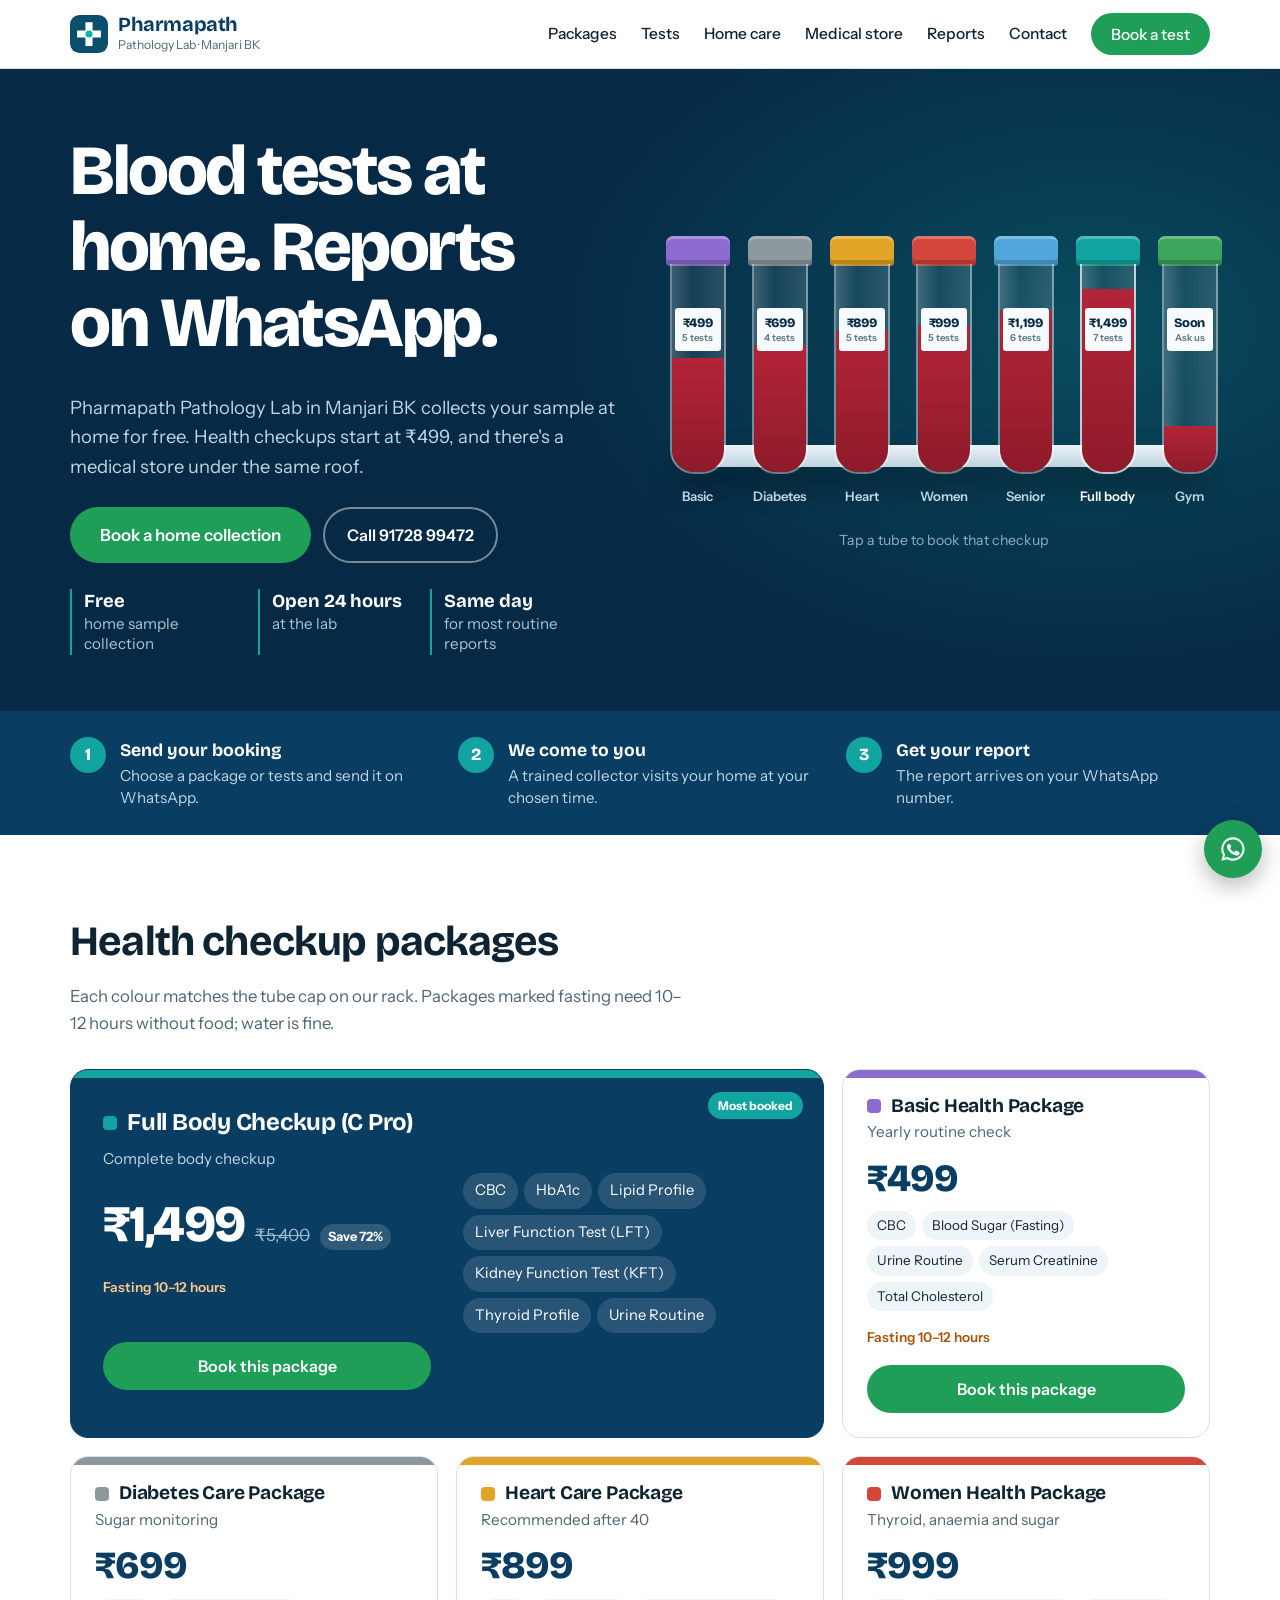
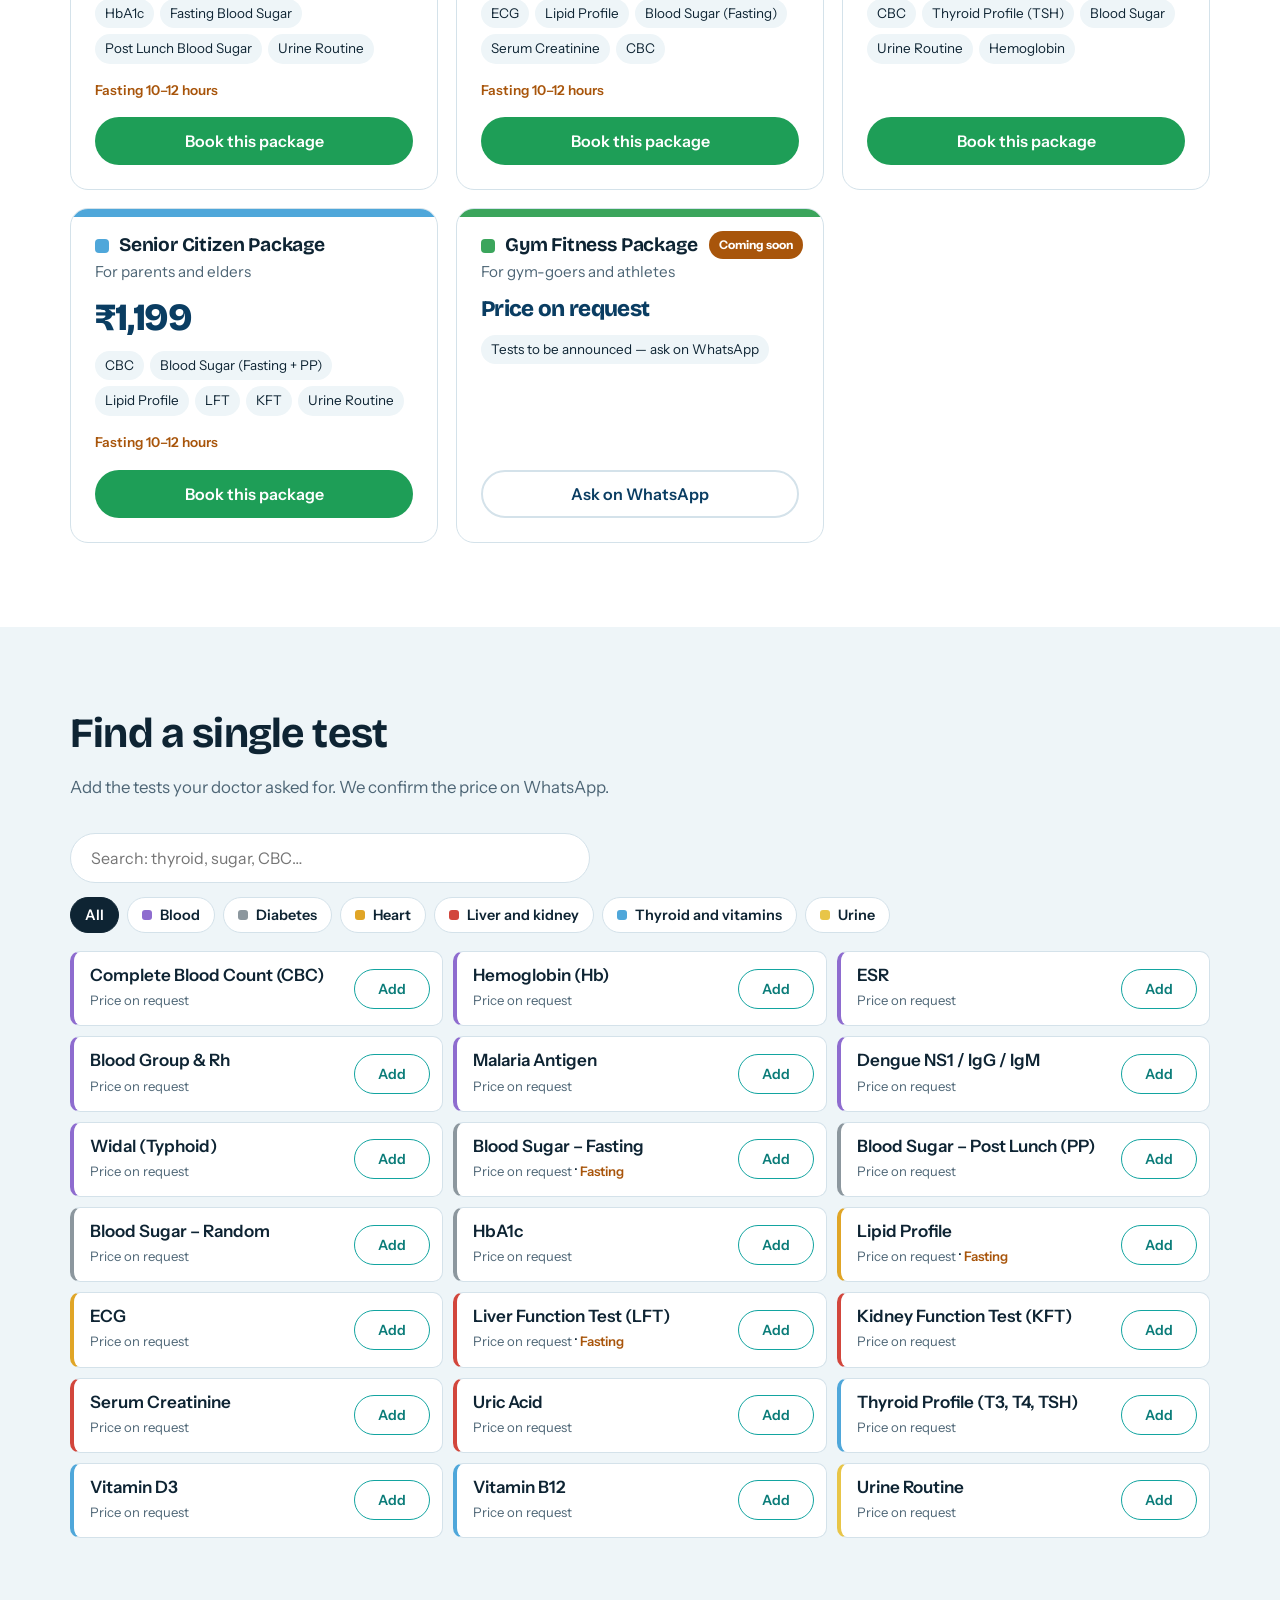
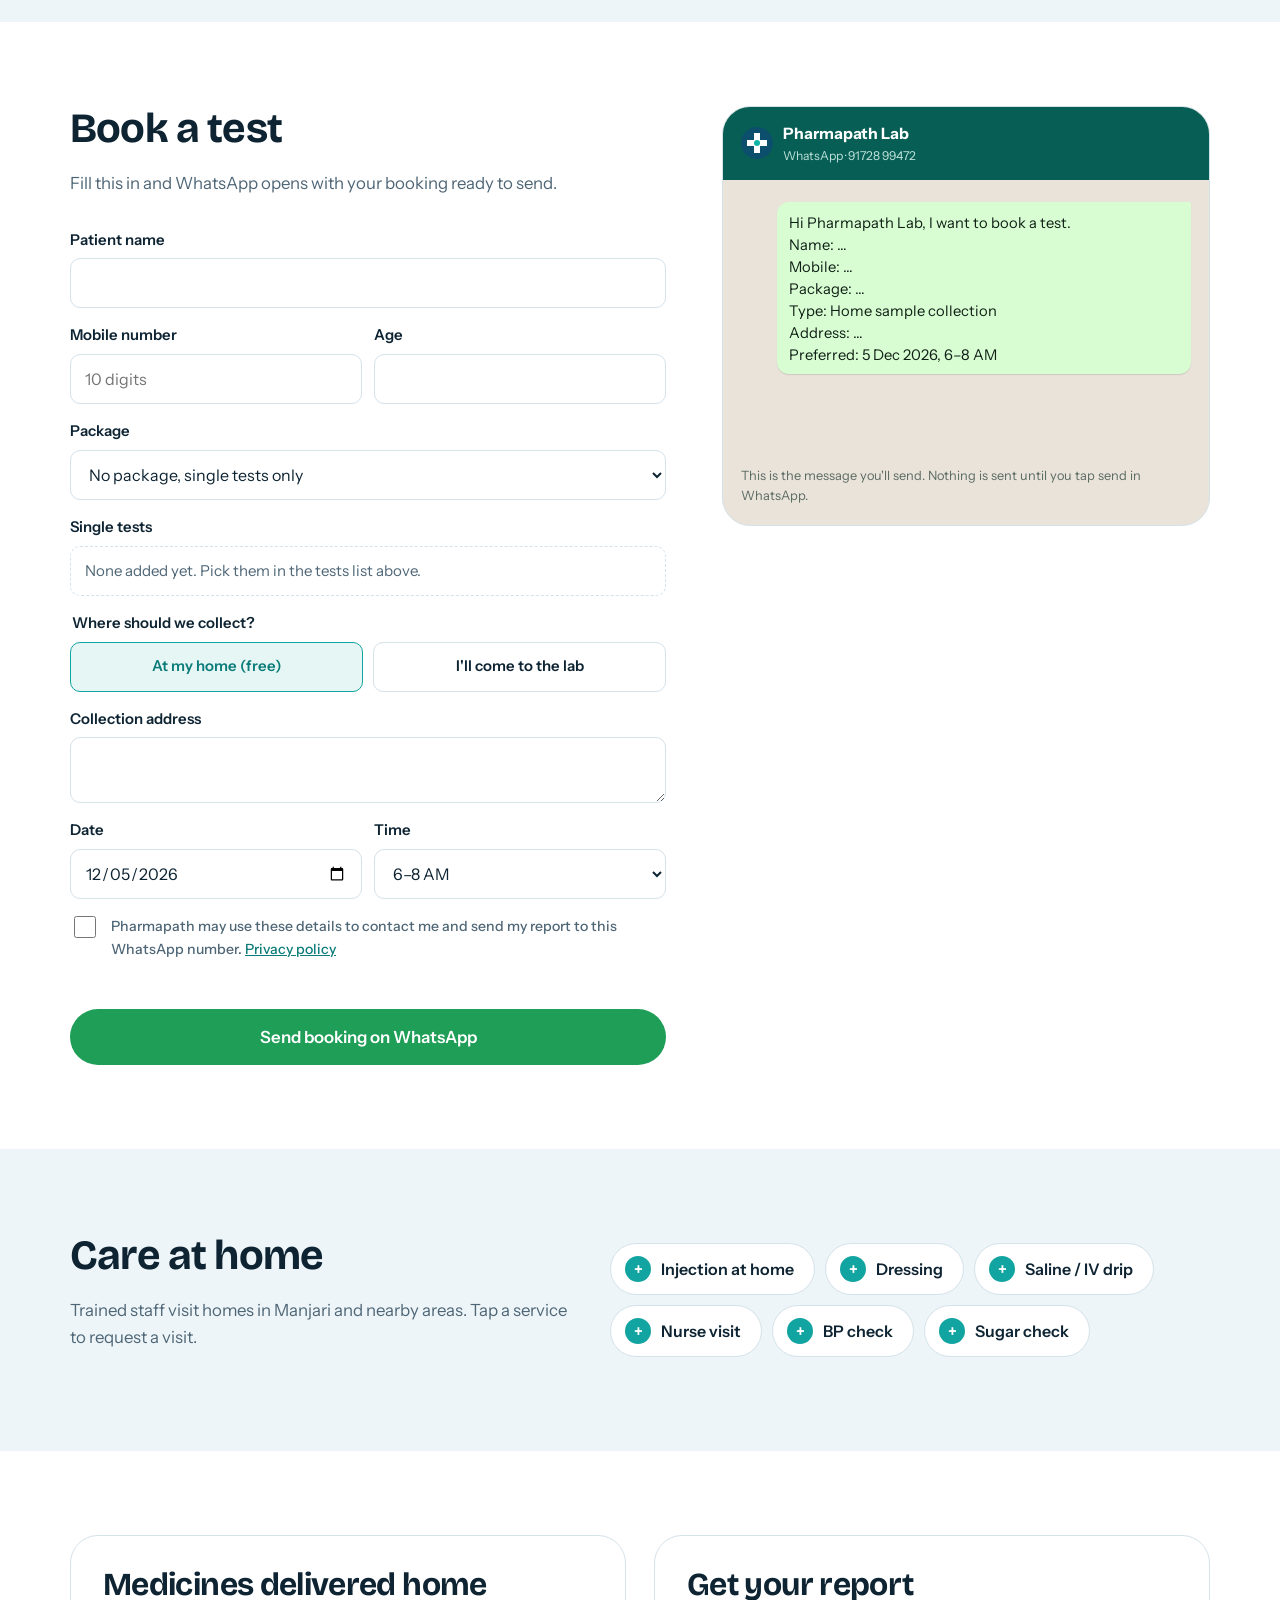
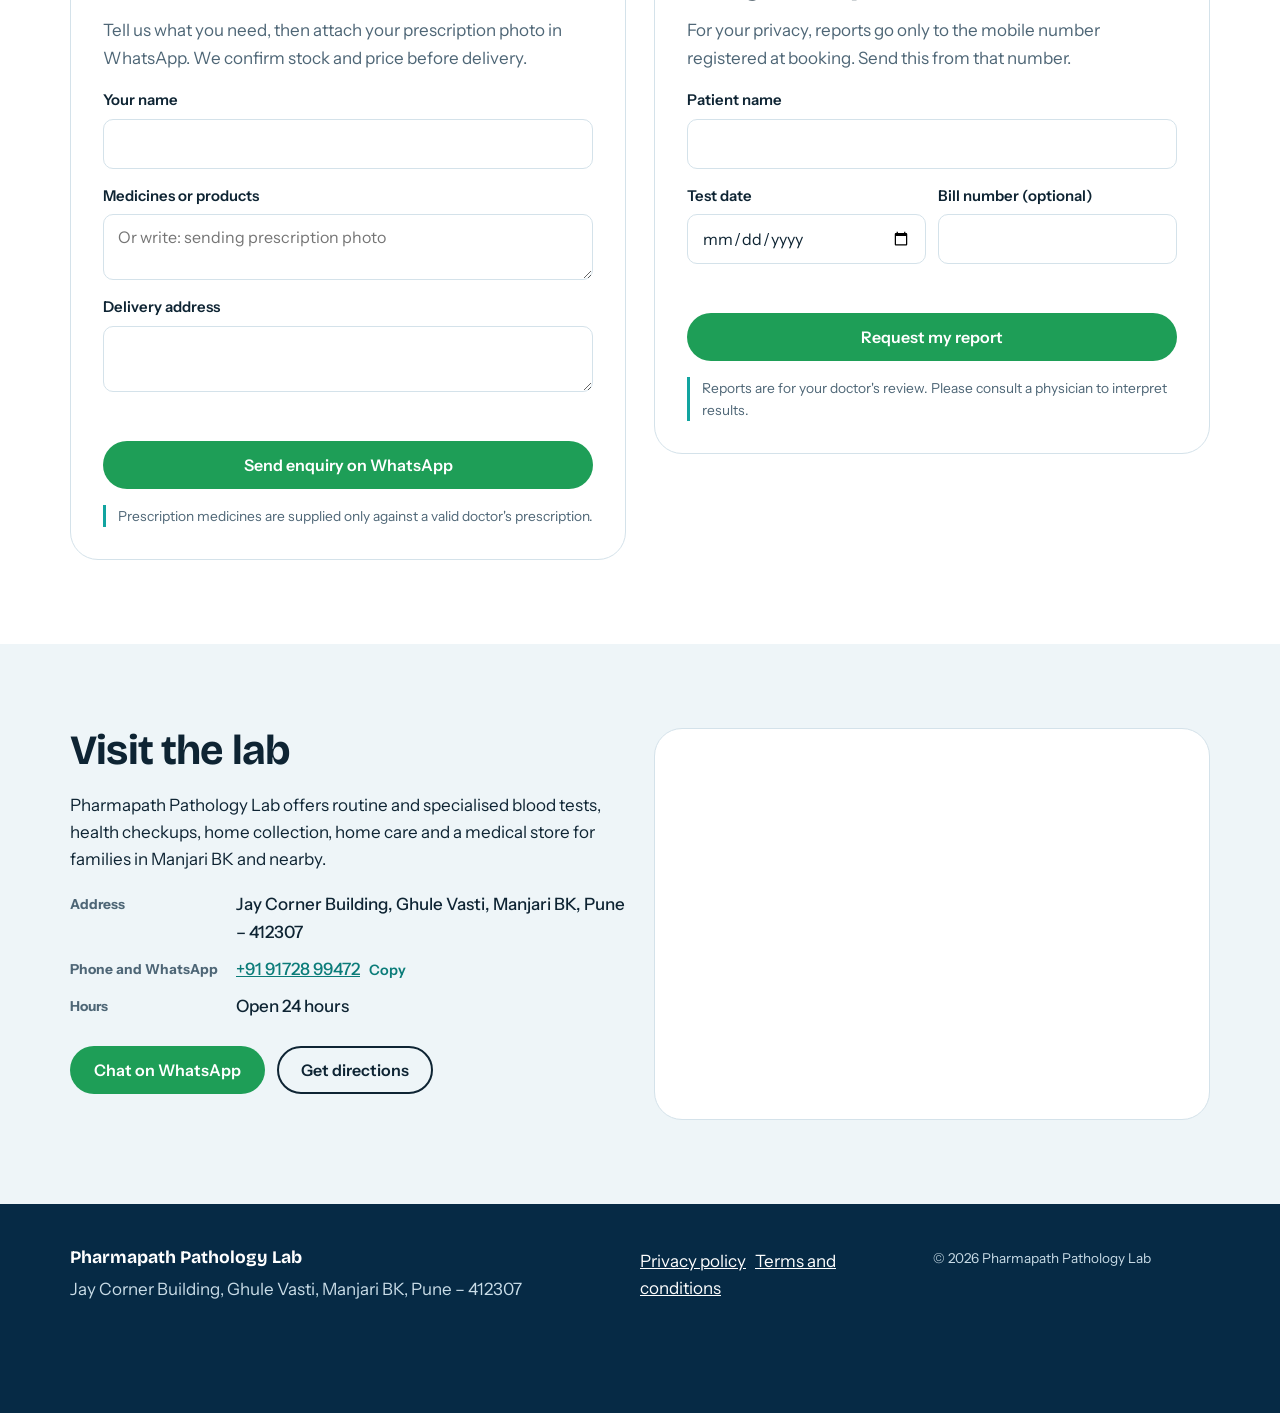
<file: index.html>
<!doctype html>
<html lang="en-IN">
<head>
<meta charset="utf-8">
<meta name="viewport" content="width=device-width, initial-scale=1, viewport-fit=cover">
<title>Pharmapath Pathology Lab | Blood Tests & Home Sample Collection, Manjari BK, Pune</title>
<meta name="description" content="Pharmapath Pathology Lab, Manjari BK, Pune. Health checkup packages from ₹499, free home sample collection, reports on WhatsApp, home care and medical store. Book on WhatsApp +91 91728 99472.">
<meta name="theme-color" content="#0b4f6c">
<link rel="canonical" href="https://sghatge.github.io/pharmapath/">
<link rel="manifest" href="manifest.json">
<link rel="icon" href="icons/icon-192.png" type="image/png">
<link rel="apple-touch-icon" href="icons/apple-touch-icon.png">
<meta name="apple-mobile-web-app-capable" content="yes">
<meta name="apple-mobile-web-app-title" content="Pharmapath">
<!-- Open Graph: preview when shared on WhatsApp/Facebook -->
<meta property="og:type" content="website">
<meta property="og:title" content="Pharmapath Pathology Lab – Manjari BK, Pune">
<meta property="og:description" content="Health packages from ₹499 · Free home sample collection · Reports on WhatsApp">
<meta property="og:image" content="icons/og-image.png">
<meta property="og:url" content="https://sghatge.github.io/pharmapath/">
<link rel="preconnect" href="https://fonts.googleapis.com">
<link rel="preconnect" href="https://fonts.gstatic.com" crossorigin>
<link rel="stylesheet" href="https://fonts.googleapis.com/css2?family=Bricolage+Grotesque:opsz,wght@12..96,600;12..96,700;12..96,800&family=Instrument+Sans:wght@400;500;600;700&display=swap">
<link rel="stylesheet" href="style.css?v=4">
<script type="application/ld+json">
{
  "@context":"https://schema.org",
  "@type":"MedicalBusiness",
  "additionalType":"https://schema.org/DiagnosticLab",
  "name":"Pharmapath Pathology Lab",
  "url":"https://sghatge.github.io/pharmapath/",
  "telephone":"+91-9172899472",
  "image":"https://sghatge.github.io/pharmapath/icons/og-image.png",
  "priceRange":"₹499 – ₹1499",
  "address":{"@type":"PostalAddress","streetAddress":"Jay Corner Building, Ghule Vasti","addressLocality":"Manjari BK, Pune","addressRegion":"Maharashtra","postalCode":"412307","addressCountry":"IN"},
  "openingHoursSpecification":{"@type":"OpeningHoursSpecification","dayOfWeek":["Monday","Tuesday","Wednesday","Thursday","Friday","Saturday","Sunday"],"opens":"00:00","closes":"23:59"},
  "areaServed":["Manjari BK","Manjari Khurd","Hadapsar","Keshav Nagar","Mundhwa","Pune"]
}
</script>
</head>
<body>
<a class="skip" href="#main">Skip to content</a>

<header class="topbar">
  <div class="wrap bar">
    <a class="brand" href="#home" aria-label="Pharmapath Pathology Lab home">
      <img src="icons/logo.svg" alt="" width="38" height="38">
      <span><b>Pharmapath</b><small>Pathology Lab · Manjari BK</small></span>
    </a>
    <nav class="nav" id="nav" aria-label="Main">
      <a href="#packages">Packages</a>
      <a href="#tests">Tests</a>
      <a href="#homecare">Home care</a>
      <a href="#store">Medical store</a>
      <a href="#reports">Reports</a>
      <a href="#contact">Contact</a>
      <a class="btn btn-wa nav-cta" href="#book">Book a test</a>
    </nav>
    <button class="menu-btn" id="menuBtn" aria-label="Open menu" aria-expanded="false" aria-controls="nav">
      <span></span><span></span><span></span>
    </button>
  </div>
</header>

<main id="main">

<section id="home" class="hero">
  <div class="wrap hero-grid">
    <div class="hero-copy">
      <h1>Blood tests at home. Reports on WhatsApp.</h1>
      <p class="lead">Pharmapath Pathology Lab in Manjari BK collects your sample at home for free. Health checkups start at ₹499, and there's a medical store under the same roof.</p>
      <div class="cta-row">
        <a class="btn btn-wa btn-lg" href="#book">Book a home collection</a>
        <a class="btn btn-line" id="heroCall" href="tel:+919172899472">Call 91728 99472</a>
      </div>
      <ul class="facts">
        <li><strong>Free</strong> home sample collection</li>
        <li><strong id="heroHours">Open 24 hours</strong> at the lab</li>
        <li><strong>Same day</strong> for most routine reports</li>
      </ul>
    </div>
    <figure class="rack-wrap">
      <div class="rack" id="rack" role="list" aria-label="Health checkup packages"></div>
      <div class="rack-base" aria-hidden="true"></div>
      <figcaption>Tap a tube to book that checkup</figcaption>
    </figure>
  </div>
</section>

<section class="steps-band" aria-label="How home collection works">
  <ol class="wrap steps">
    <li><b>Send your booking</b><span>Choose a package or tests and send it on WhatsApp.</span></li>
    <li><b>We come to you</b><span>A trained collector visits your home at your chosen time.</span></li>
    <li><b>Get your report</b><span>The report arrives on your WhatsApp number.</span></li>
  </ol>
</section>

<section id="packages" class="section">
  <div class="wrap">
    <div class="head">
      <h2>Health checkup packages</h2>
      <p>Each colour matches the tube cap on our rack. Packages marked fasting need 10–12 hours without food; water is fine.</p>
    </div>
    <div class="pkgs" id="pkgGrid"></div>
  </div>
</section>

<section id="tests" class="section tint">
  <div class="wrap">
    <div class="head">
      <h2>Find a single test</h2>
      <p>Add the tests your doctor asked for. We confirm the price on WhatsApp.</p>
    </div>
    <div class="test-tools">
      <label class="sr" for="testSearch">Search tests</label>
      <input id="testSearch" type="search" placeholder="Search: thyroid, sugar, CBC…" autocomplete="off">
      <div class="chips" id="chips" role="group" aria-label="Filter by category"></div>
    </div>
    <ul class="test-list" id="testList"></ul>
    <div class="picked" id="pickedBar" hidden>
      <span id="pickedCount">0 tests selected</span>
      <a class="btn btn-wa" href="#book">Continue to booking</a>
    </div>
  </div>
</section>

<section id="book" class="section">
  <div class="wrap book-grid">
    <div>
      <div class="head">
        <h2>Book a test</h2>
        <p>Fill this in and WhatsApp opens with your booking ready to send.</p>
      </div>
      <form class="form" id="bookForm" novalidate>
        <div class="field"><label for="bName">Patient name</label><input id="bName" name="name" required autocomplete="name"></div>
        <div class="two">
          <div class="field"><label for="bPhone">Mobile number</label><input id="bPhone" name="phone" type="tel" inputmode="numeric" pattern="[6-9][0-9]{9}" maxlength="10" required autocomplete="tel-national" placeholder="10 digits"></div>
          <div class="field"><label for="bAge">Age</label><input id="bAge" name="age" type="number" min="0" max="120" inputmode="numeric"></div>
        </div>
        <div class="field"><label for="bPkg">Package</label><select id="bPkg" name="package"><option value="">No package, single tests only</option></select></div>
        <div class="field"><span class="label">Single tests</span><div id="bTests" class="selected-tests muted">None added yet. Pick them in the tests list above.</div></div>
        <fieldset class="field seg"><legend class="label">Where should we collect?</legend>
          <label><input type="radio" name="mode" value="Home sample collection" checked><span>At my home (free)</span></label>
          <label><input type="radio" name="mode" value="Visit the lab"><span>I'll come to the lab</span></label>
        </fieldset>
        <div class="field" id="addrWrap"><label for="bAddr">Collection address</label><textarea id="bAddr" name="address" rows="2" autocomplete="street-address"></textarea></div>
        <div class="two">
          <div class="field"><label for="bDate">Date</label><input id="bDate" name="date" type="date" required></div>
          <div class="field"><label for="bSlot">Time</label><select id="bSlot" name="slot"><option>6–8 AM</option><option>8–10 AM</option><option>10 AM–12 PM</option><option>12–3 PM</option><option>3–6 PM</option><option>6–9 PM</option></select></div>
        </div>
        <label class="consent"><input type="checkbox" id="bConsent" required><span>Pharmapath may use these details to contact me and send my report to this WhatsApp number. <a href="privacy.html">Privacy policy</a></span></label>
        <p class="err" id="bErr" role="alert"></p>
        <button class="btn btn-wa btn-lg wide" type="submit">Send booking on WhatsApp</button>
      </form>
    </div>
    <aside class="chat" aria-label="Preview of your WhatsApp message">
      <div class="chat-top"><img src="icons/logo.svg" alt="" width="32" height="32"><div><b>Pharmapath Lab</b><small>WhatsApp · 91728 99472</small></div></div>
      <div class="chat-body"><p class="bubble" id="preview" aria-live="polite"></p></div>
      <p class="chat-note">This is the message you'll send. Nothing is sent until you tap send in WhatsApp.</p>
    </aside>
  </div>
</section>

<section id="homecare" class="section tint">
  <div class="wrap care">
    <div class="head">
      <h2>Care at home</h2>
      <p>Trained staff visit homes in Manjari and nearby areas. Tap a service to request a visit.</p>
    </div>
    <div class="care-list" id="careGrid"></div>
  </div>
</section>

<section class="section">
  <div class="wrap duo">
    <div id="store" class="panel">
      <h2>Medicines delivered home</h2>
      <p>Tell us what you need, then attach your prescription photo in WhatsApp. We confirm stock and price before delivery.</p>
      <form class="form" id="storeForm" novalidate>
        <div class="field"><label for="sName">Your name</label><input id="sName" required autocomplete="name"></div>
        <div class="field"><label for="sNeed">Medicines or products</label><textarea id="sNeed" rows="2" required placeholder="Or write: sending prescription photo"></textarea></div>
        <div class="field"><label for="sAddr">Delivery address</label><textarea id="sAddr" rows="2" required autocomplete="street-address"></textarea></div>
        <p class="err" id="sErr" role="alert"></p>
        <button class="btn btn-wa wide" type="submit">Send enquiry on WhatsApp</button>
      </form>
      <p class="note">Prescription medicines are supplied only against a valid doctor's prescription.</p>
    </div>
    <div id="reports" class="panel">
      <h2>Get your report</h2>
      <p>For your privacy, reports go only to the mobile number registered at booking. Send this from that number.</p>
      <form class="form" id="reportForm" novalidate>
        <div class="field"><label for="rName">Patient name</label><input id="rName" required autocomplete="name"></div>
        <div class="two">
          <div class="field"><label for="rDate">Test date</label><input id="rDate" type="date" required></div>
          <div class="field"><label for="rId">Bill number (optional)</label><input id="rId"></div>
        </div>
        <p class="err" id="rErr" role="alert"></p>
        <button class="btn btn-wa wide" type="submit">Request my report</button>
      </form>
      <p class="note">Reports are for your doctor's review. Please consult a physician to interpret results.</p>
    </div>
  </div>
</section>

<section id="contact" class="section visit">
  <div class="wrap duo">
    <div>
      <h2>Visit the lab</h2>
      <p>Pharmapath Pathology Lab offers routine and specialised blood tests, health checkups, home collection, home care and a medical store for families in Manjari BK and nearby.</p>
      <dl class="info">
        <dt>Address</dt><dd id="cAddr"></dd>
        <dt>Phone and WhatsApp</dt><dd><a id="cPhone" href="tel:+919172899472"></a> <button class="link-btn" id="copyBtn" type="button">Copy</button></dd>
        <dt>Hours</dt><dd id="cHours"></dd>
      </dl>
      <div class="cta-row">
        <a class="btn btn-wa" id="cWa" href="https://wa.me/919172899472" target="_blank" rel="noopener">Chat on WhatsApp</a>
        <a class="btn btn-line" id="cDir" href="#" target="_blank" rel="noopener">Get directions</a>
      </div>
    </div>
    <div class="map"><iframe id="mapFrame" title="Map to Pharmapath Pathology Lab" loading="lazy" referrerpolicy="no-referrer-when-downgrade"></iframe></div>
  </div>
</section>
</main>

<footer class="footer">
  <div class="wrap foot">
    <div><b>Pharmapath Pathology Lab</b><p id="fAddr"></p></div>
    <p><a href="privacy.html">Privacy policy</a> &nbsp; <a href="terms.html">Terms and conditions</a></p>
    <p class="small">© <span id="yr"></span> Pharmapath Pathology Lab</p>
  </div>
</footer>

<nav class="appbar" aria-label="Quick actions">
  <a href="#home">Home</a><a href="#packages">Packages</a><a class="primary" href="#book">Book</a><a href="#reports">Reports</a><a href="#contact">Visit</a>
</nav>
<a class="wa-float" id="waFloat" href="https://wa.me/919172899472" target="_blank" rel="noopener" aria-label="Chat with Pharmapath on WhatsApp">
  <svg viewBox="0 0 24 24" width="28" height="28" aria-hidden="true"><path fill="currentColor" d="M12 2a10 10 0 0 0-8.6 15.1L2 22l5-1.3A10 10 0 1 0 12 2zm0 18.2c-1.5 0-3-.4-4.3-1.2l-.3-.2-3 .8.8-2.9-.2-.3A8.2 8.2 0 1 1 12 20.2zm4.5-6.1c-.2-.1-1.5-.7-1.7-.8-.2-.1-.4-.1-.6.1l-.8 1c-.1.2-.3.2-.5.1a6.7 6.7 0 0 1-3.3-2.9c-.2-.4.3-.4.8-1.3.1-.2 0-.3 0-.4l-.8-1.8c-.2-.5-.4-.4-.6-.4h-.5a1 1 0 0 0-.7.3 3 3 0 0 0-.9 2.2c0 1.3 1 2.6 1.1 2.7.1.2 1.9 2.9 4.6 4 1.7.7 2.4.8 3.2.6.5-.1 1.5-.6 1.7-1.2.2-.6.2-1.1.1-1.2l-.4-.2z"/></svg>
</a>
<div class="install" id="installBar" hidden>
  <span>Add Pharmapath to your home screen</span>
  <button class="btn btn-teal" id="installBtn" type="button">Install</button>
  <button class="link-btn" id="installClose" type="button" aria-label="Dismiss">✕</button>
</div>

<script src="data.js?v=4"></script>
<script src="app.js?v=4"></script>
</body>
</html>
</file>
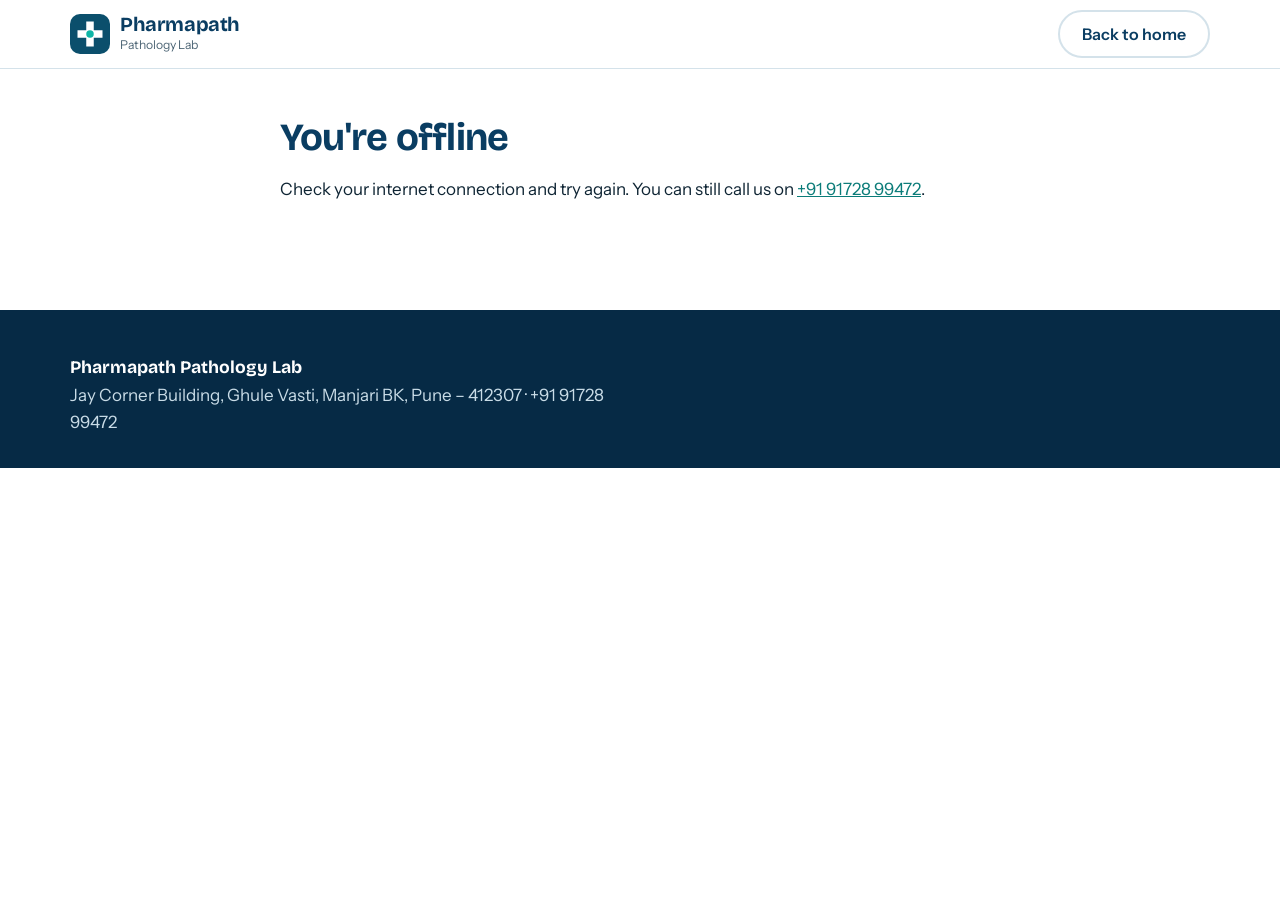
<file: offline.html>
<!doctype html><html lang="en-IN"><head><meta charset="utf-8"><meta name="viewport" content="width=device-width, initial-scale=1">
<title>Offline | Pharmapath Pathology Lab</title><meta name="theme-color" content="#0b4f6c"><link rel="icon" href="icons/icon-192.png">
<link rel="stylesheet" href="https://fonts.googleapis.com/css2?family=Bricolage+Grotesque:opsz,wght@12..96,700;12..96,800&family=Instrument+Sans:wght@400;600&display=swap"><link rel="stylesheet" href="style.css?v=4"></head>
<body><header class="topbar"><div class="wrap bar"><a class="brand" href="./"><img src="icons/logo.svg" alt="" width="40" height="40"><span><b>Pharmapath</b><small>Pathology Lab</small></span></a><a class="btn btn-ghost" href="./">Back to home</a></div></header>
<main class="wrap narrow legal">
<h1>You're offline</h1><p>Check your internet connection and try again. You can still call us on <a href="tel:+919172899472">+91 91728 99472</a>.</p>
</main><footer class="footer" style="padding-bottom:32px"><div class="wrap foot"><p><b>Pharmapath Pathology Lab</b><br>Jay Corner Building, Ghule Vasti, Manjari BK, Pune – 412307 · +91 91728 99472</p></div></footer></body></html>
</file>
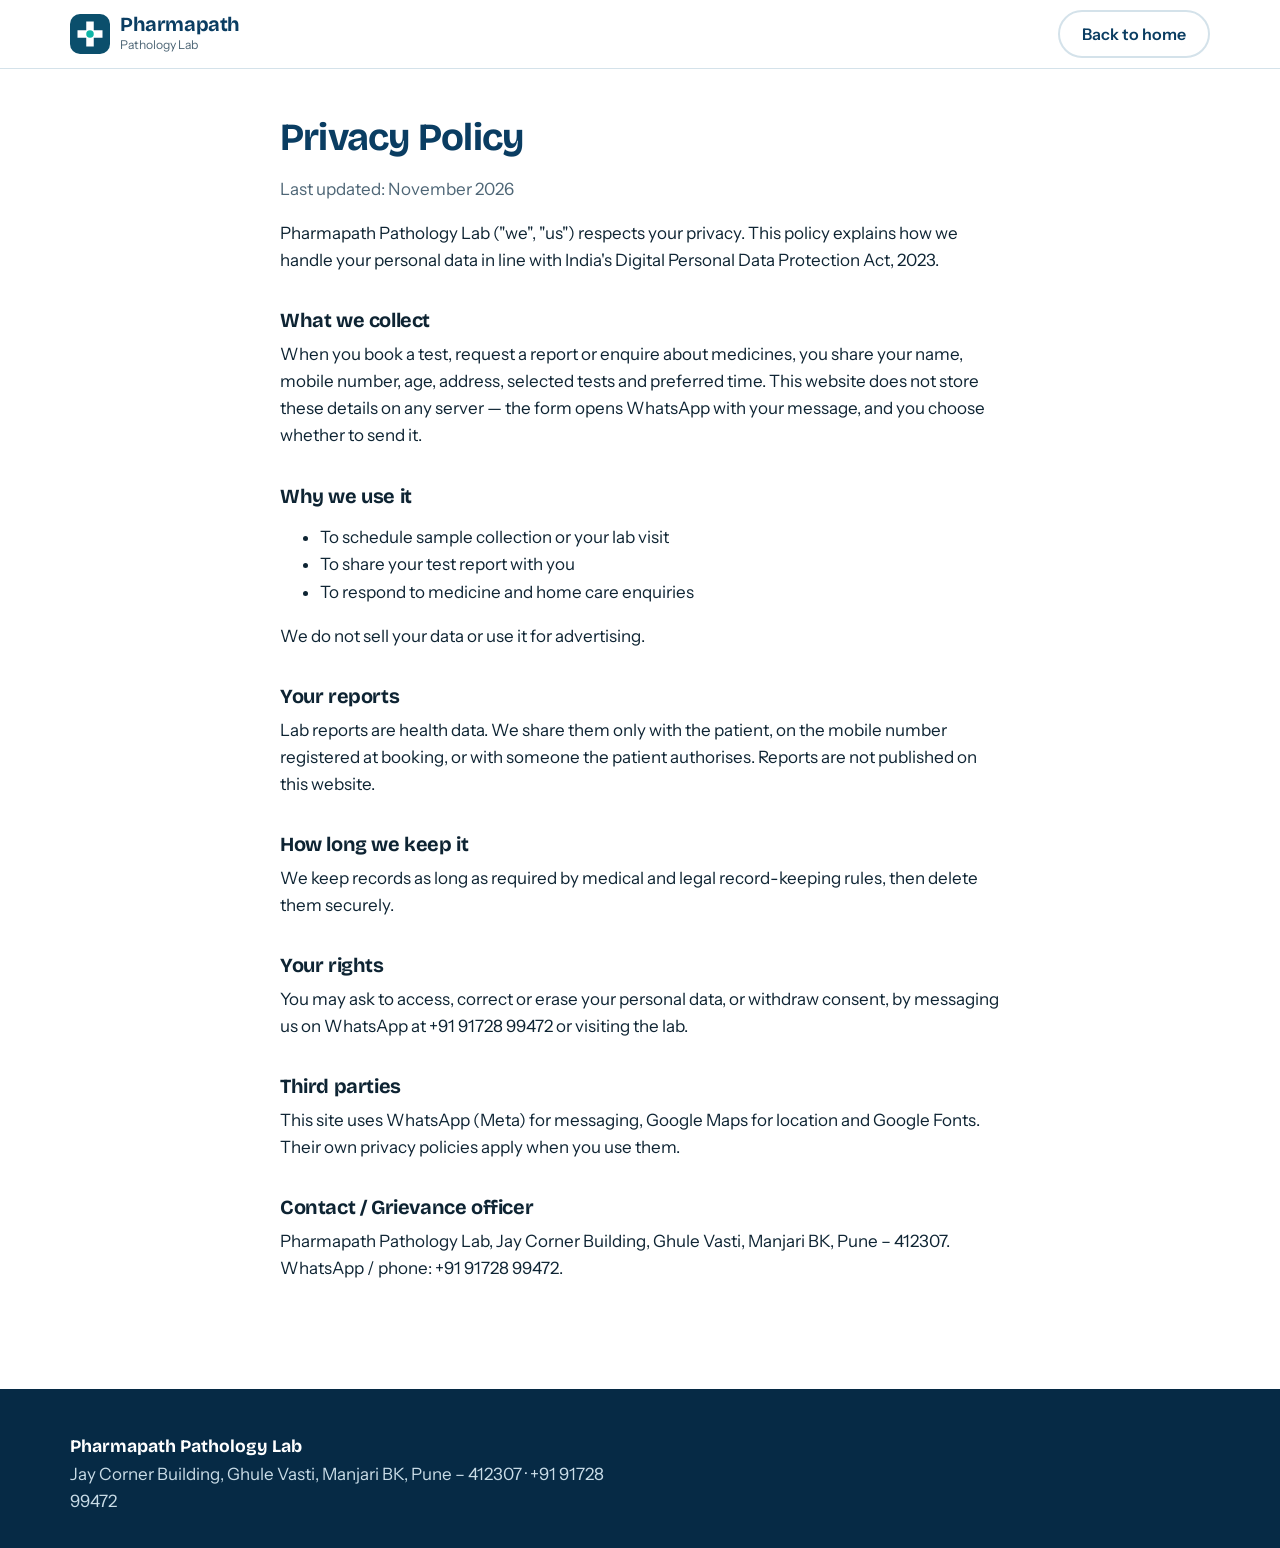
<file: privacy.html>
<!doctype html><html lang="en-IN"><head><meta charset="utf-8"><meta name="viewport" content="width=device-width, initial-scale=1">
<title>Privacy Policy | Pharmapath Pathology Lab</title><meta name="theme-color" content="#0b4f6c"><link rel="icon" href="icons/icon-192.png">
<link rel="stylesheet" href="https://fonts.googleapis.com/css2?family=Bricolage+Grotesque:opsz,wght@12..96,700;12..96,800&family=Instrument+Sans:wght@400;600&display=swap"><link rel="stylesheet" href="style.css?v=4"></head>
<body><header class="topbar"><div class="wrap bar"><a class="brand" href="./"><img src="icons/logo.svg" alt="" width="40" height="40"><span><b>Pharmapath</b><small>Pathology Lab</small></span></a><a class="btn btn-ghost" href="./">Back to home</a></div></header>
<main class="wrap narrow legal">
<h1>Privacy Policy</h1><p class="muted">Last updated: November 2026</p>
<p>Pharmapath Pathology Lab ("we", "us") respects your privacy. This policy explains how we handle your personal data in line with India's Digital Personal Data Protection Act, 2023.</p>
<h2>What we collect</h2><p>When you book a test, request a report or enquire about medicines, you share your name, mobile number, age, address, selected tests and preferred time. This website does not store these details on any server — the form opens WhatsApp with your message, and you choose whether to send it.</p>
<h2>Why we use it</h2><ul><li>To schedule sample collection or your lab visit</li><li>To share your test report with you</li><li>To respond to medicine and home care enquiries</li></ul><p>We do not sell your data or use it for advertising.</p>
<h2>Your reports</h2><p>Lab reports are health data. We share them only with the patient, on the mobile number registered at booking, or with someone the patient authorises. Reports are not published on this website.</p>
<h2>How long we keep it</h2><p>We keep records as long as required by medical and legal record-keeping rules, then delete them securely.</p>
<h2>Your rights</h2><p>You may ask to access, correct or erase your personal data, or withdraw consent, by messaging us on WhatsApp at +91 91728 99472 or visiting the lab.</p>
<h2>Third parties</h2><p>This site uses WhatsApp (Meta) for messaging, Google Maps for location and Google Fonts. Their own privacy policies apply when you use them.</p>
<h2>Contact / Grievance officer</h2><p>Pharmapath Pathology Lab, Jay Corner Building, Ghule Vasti, Manjari BK, Pune – 412307. WhatsApp / phone: +91 91728 99472.</p>
</main><footer class="footer" style="padding-bottom:32px"><div class="wrap foot"><p><b>Pharmapath Pathology Lab</b><br>Jay Corner Building, Ghule Vasti, Manjari BK, Pune – 412307 · +91 91728 99472</p></div></footer></body></html>
</file>
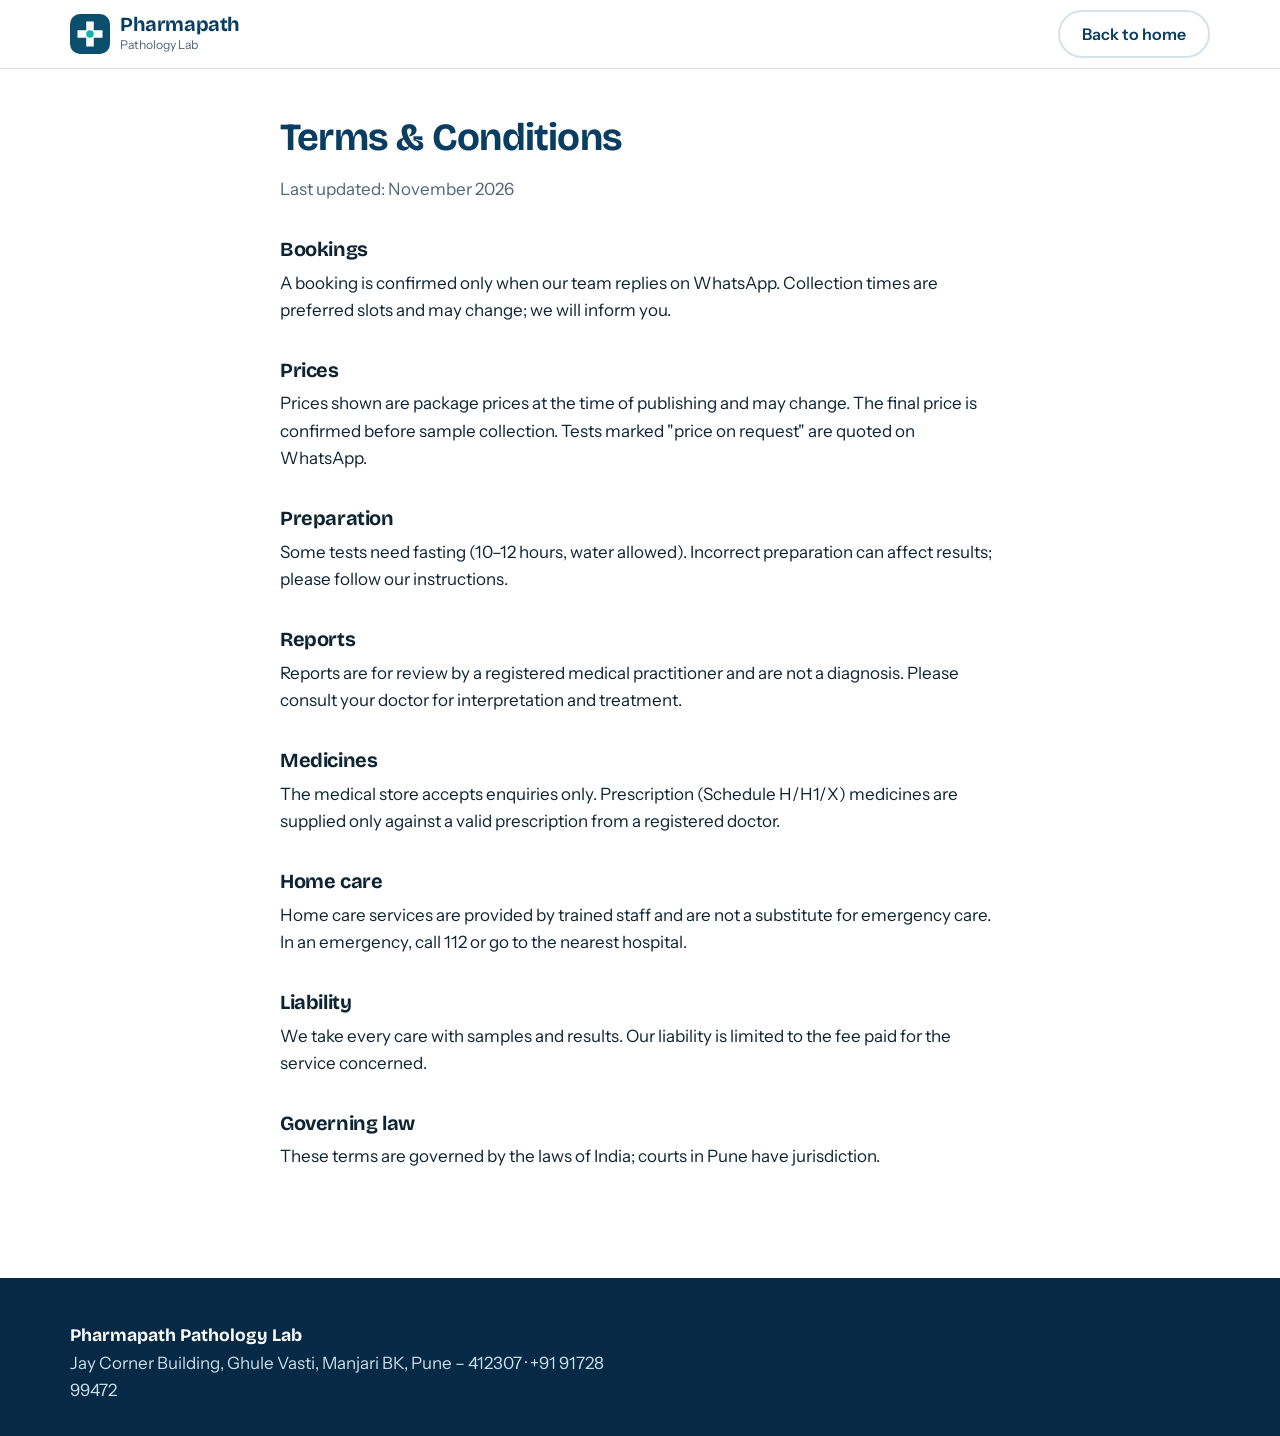
<file: terms.html>
<!doctype html><html lang="en-IN"><head><meta charset="utf-8"><meta name="viewport" content="width=device-width, initial-scale=1">
<title>Terms & Conditions | Pharmapath Pathology Lab</title><meta name="theme-color" content="#0b4f6c"><link rel="icon" href="icons/icon-192.png">
<link rel="stylesheet" href="https://fonts.googleapis.com/css2?family=Bricolage+Grotesque:opsz,wght@12..96,700;12..96,800&family=Instrument+Sans:wght@400;600&display=swap"><link rel="stylesheet" href="style.css?v=4"></head>
<body><header class="topbar"><div class="wrap bar"><a class="brand" href="./"><img src="icons/logo.svg" alt="" width="40" height="40"><span><b>Pharmapath</b><small>Pathology Lab</small></span></a><a class="btn btn-ghost" href="./">Back to home</a></div></header>
<main class="wrap narrow legal">
<h1>Terms &amp; Conditions</h1><p class="muted">Last updated: November 2026</p>
<h2>Bookings</h2><p>A booking is confirmed only when our team replies on WhatsApp. Collection times are preferred slots and may change; we will inform you.</p>
<h2>Prices</h2><p>Prices shown are package prices at the time of publishing and may change. The final price is confirmed before sample collection. Tests marked "price on request" are quoted on WhatsApp.</p>
<h2>Preparation</h2><p>Some tests need fasting (10–12 hours, water allowed). Incorrect preparation can affect results; please follow our instructions.</p>
<h2>Reports</h2><p>Reports are for review by a registered medical practitioner and are not a diagnosis. Please consult your doctor for interpretation and treatment.</p>
<h2>Medicines</h2><p>The medical store accepts enquiries only. Prescription (Schedule H/H1/X) medicines are supplied only against a valid prescription from a registered doctor.</p>
<h2>Home care</h2><p>Home care services are provided by trained staff and are not a substitute for emergency care. In an emergency, call 112 or go to the nearest hospital.</p>
<h2>Liability</h2><p>We take every care with samples and results. Our liability is limited to the fee paid for the service concerned.</p>
<h2>Governing law</h2><p>These terms are governed by the laws of India; courts in Pune have jurisdiction.</p>
</main><footer class="footer" style="padding-bottom:32px"><div class="wrap foot"><p><b>Pharmapath Pathology Lab</b><br>Jay Corner Building, Ghule Vasti, Manjari BK, Pune – 412307 · +91 91728 99472</p></div></footer></body></html>
</file>
<file: style.css>
/* Pharmapath Pathology Lab
   Concept: the tube rack. Collection-tube cap colours code every package.
   Palette: clinic blue, saline teal, white, with cap colours as accents. */
:root{
  --blue:#0A3D62; --blue-2:#0E5482; --blue-deep:#062A45;
  --teal:#12A4A0; --teal-ink:#0B7C79;
  --bg:#FFFFFF; --tint:#EEF5F8; --ink:#0E2433; --muted:#4E6676; --line:#D4E2EA;
  --wa:#1E9E57; --wa-ink:#FFFFFF; --warn:#A8550B; --err:#B3261E;
  --blood:#8E1B2A;
  --display:"Bricolage Grotesque","Segoe UI",system-ui,sans-serif;
  --body:"Instrument Sans",system-ui,-apple-system,"Segoe UI",Roboto,sans-serif;
  --r-sm:10px; --r:18px; --r-lg:28px;
}
@media (prefers-color-scheme:dark){
  :root{--bg:#081B28; --tint:#0C2333; --ink:#E4EEF3; --muted:#9DB4C2; --line:#1D3A4D;
    --blue:#7CC4EA; --blue-2:#5AB0DE; --teal:#2CC7C1; --teal-ink:#5DDAD5; --wa:#25B463; --wa-ink:#03200F; --warn:#F0A65A; color-scheme:dark}
}
*{box-sizing:border-box}
html{scroll-behavior:smooth;scroll-padding-top:80px}
body{margin:0;font-family:var(--body);font-size:17px;background:var(--bg);color:var(--ink);line-height:1.6;-webkit-font-smoothing:antialiased}
img{max-width:100%}
a{color:var(--teal-ink)}
h1,h2,h3{font-family:var(--display);line-height:1.08;margin:0 0 .45em;letter-spacing:-.02em;font-weight:700}
h2{font-size:clamp(1.75rem,4.2vw,2.6rem)}
h3{font-size:1.2rem;letter-spacing:-.01em}
p{margin:0 0 1em}
.wrap{width:min(1180px,100%);margin:0 auto;padding:0 20px}
.skip{position:absolute;left:-999px}.skip:focus{left:12px;top:12px;z-index:99;background:var(--bg);padding:8px 12px}
.sr{position:absolute;width:1px;height:1px;overflow:hidden;clip:rect(0 0 0 0)}
.muted{color:var(--muted)}.small{font-size:.85rem}
:focus-visible{outline:3px solid var(--teal);outline-offset:2px}

/* Buttons */
.btn{display:inline-flex;align-items:center;justify-content:center;gap:8px;min-height:48px;padding:0 22px;border-radius:999px;border:2px solid transparent;font:600 1rem var(--body);text-decoration:none;cursor:pointer;transition:background-color .15s,transform .1s}
.btn:active{transform:translateY(1px)}
.btn-lg{min-height:56px;padding:0 28px;font-size:1.05rem}
.btn-wa{background:var(--wa);color:var(--wa-ink)}
.btn-wa:hover{background:#178a4a}
.btn-teal{background:var(--teal);color:#fff}
.btn-line{background:transparent;color:inherit;border-color:currentColor}
.btn-ghost{background:transparent;color:var(--blue);border-color:var(--line)}
.wide{width:100%}
.link-btn{background:none;border:0;color:var(--teal-ink);font:600 .9rem var(--body);cursor:pointer;padding:4px 6px}

/* Header */
.topbar{position:sticky;top:0;z-index:40;background:color-mix(in srgb,var(--bg) 92%,transparent);-webkit-backdrop-filter:blur(12px);backdrop-filter:blur(12px);border-bottom:1px solid var(--line)}
.bar{display:flex;align-items:center;justify-content:space-between;height:68px}
.brand{display:flex;align-items:center;gap:10px;text-decoration:none;color:var(--ink)}
.brand b{display:block;font-family:var(--display);font-size:1.25rem;color:var(--blue);letter-spacing:-.02em;line-height:1.1}
.brand small{display:block;font-size:.76rem;color:var(--muted)}
.nav{display:flex;align-items:center;gap:24px}
.nav a{color:var(--ink);text-decoration:none;font-weight:500;font-size:.97rem}
.nav a:hover{color:var(--teal-ink)}
.nav .nav-cta{color:var(--wa-ink);min-height:42px;padding:0 18px}
.menu-btn{display:none;width:44px;height:44px;border:0;background:none;cursor:pointer;flex-direction:column;justify-content:center;gap:5px;padding:10px}
.menu-btn span{display:block;height:2px;background:var(--ink);border-radius:2px;transition:transform .2s,opacity .2s}
.menu-btn[aria-expanded="true"] span:nth-child(1){transform:translateY(7px) rotate(45deg)}
.menu-btn[aria-expanded="true"] span:nth-child(2){opacity:0}
.menu-btn[aria-expanded="true"] span:nth-child(3){transform:translateY(-7px) rotate(-45deg)}
@media (max-width:940px){
  .menu-btn{display:flex}
  .nav{position:absolute;top:68px;left:0;right:0;flex-direction:column;align-items:stretch;gap:0;background:var(--bg);border-bottom:1px solid var(--line);padding:8px 20px 20px;display:none}
  .nav.open{display:flex}
  .nav a{padding:13px 2px;border-bottom:1px solid var(--line)}
  .nav .nav-cta{margin-top:14px;border:0}
}

/* Hero: deep clinic blue with the tube rack */
.hero{background:var(--blue-deep);color:#EAF4FA;padding:64px 0 56px;overflow:hidden;position:relative}
.hero::before{content:"";position:absolute;inset:0;background:radial-gradient(70% 90% at 85% 40%,rgba(18,164,160,.28),transparent 60%);pointer-events:none}
.hero-grid{position:relative;display:grid;grid-template-columns:1.05fr 1fr;gap:48px;align-items:center}
.hero-grid>*{min-width:0}
.hero h1{font-size:clamp(2.4rem,6.4vw,4.4rem);font-weight:800;color:#fff;letter-spacing:-.035em;max-width:12ch}
.lead{font-size:1.15rem;color:#BFD6E4;max-width:46ch}
.cta-row{display:flex;flex-wrap:wrap;gap:12px;margin:26px 0}
.hero .btn-line{color:#fff;border-color:rgba(255,255,255,.45)}
.hero .btn-line:hover{border-color:#fff}
.facts{list-style:none;padding:0;margin:8px 0 0;display:grid;grid-template-columns:repeat(3,auto);gap:18px 28px;justify-content:start;font-size:.95rem;color:#A9C4D4}
.facts li{border-left:2px solid var(--teal);padding-left:12px;max-width:16ch;line-height:1.35}
.facts strong{display:block;color:#fff;font-family:var(--display);font-size:1.15rem;font-weight:700}

.rack-wrap{margin:0;display:flex;flex-direction:column;align-items:center}
.rack{display:flex;gap:clamp(8px,1.6vw,18px);align-items:flex-end;padding:0 18px;position:relative;z-index:1}
.tube{appearance:none;background:none;border:0;padding:0;cursor:pointer;display:flex;flex-direction:column;align-items:center;color:#EAF4FA;font:inherit;transition:transform .2s ease}
.tube:hover,.tube:focus-visible{transform:translateY(-10px)}
.tube .cap{width:64px;height:30px;border-radius:7px 7px 4px 4px;background:var(--c);box-shadow:inset 0 -6px 0 rgba(0,0,0,.18),inset 0 3px 0 rgba(255,255,255,.25)}
.tube .glass{position:relative;width:56px;height:210px;margin-top:-2px;border-radius:0 0 24px 24px;background:linear-gradient(90deg,rgba(255,255,255,.22),rgba(255,255,255,.06) 40%,rgba(255,255,255,.14));border:2px solid rgba(255,255,255,.35);border-top:0;overflow:hidden}
.tube .fill{position:absolute;left:0;right:0;bottom:0;height:var(--lvl);background:linear-gradient(180deg,#B32437,var(--blood));transition:height 1.2s cubic-bezier(.2,.8,.2,1)}
.tube .label{position:absolute;left:3px;right:3px;top:44px;padding:8px 0;background:#F7FBFD;color:var(--blue-deep);border-radius:3px;text-align:center;font-family:var(--display);font-weight:800;font-size:.8rem;line-height:1.05;letter-spacing:-.02em}
.tube .label small{display:block;font-family:var(--body);font-weight:600;font-size:.6rem;color:#5B7383;letter-spacing:0;margin-top:3px}
.tube .name{margin-top:12px;font-size:.82rem;font-weight:600;color:#BFD6E4;white-space:nowrap}
.tube.feat .name{color:#fff}
.tube.feat .glass{border-color:rgba(255,255,255,.7)}
.rack-base{width:min(100%,640px);height:22px;margin-top:-62px;border-radius:8px;background:linear-gradient(180deg,#E9F2F7,#BFD3DF);box-shadow:0 18px 30px rgba(0,0,0,.35)}
.rack-wrap figcaption{margin-top:62px;font-size:.88rem;color:#8FB0C3}
.rack.pre .fill{height:0}
@media (prefers-reduced-motion:reduce){.tube,.tube .fill{transition:none}}
@media (max-width:980px){
  .hero-grid{grid-template-columns:1fr;gap:40px}
  .rack-wrap{align-items:stretch}
  .rack{overflow-x:auto;scrollbar-width:none;padding:14px 4px 0;justify-content:flex-start;-webkit-overflow-scrolling:touch}
  .rack::-webkit-scrollbar{display:none}
  .tube{flex:none}
  .rack-base{width:100%}
  .rack-wrap figcaption{text-align:center}
}
@media (max-width:600px){
  .hero{padding:40px 0 40px}
  .facts{grid-template-columns:1fr 1fr 1fr;gap:14px}
  .facts li{font-size:.82rem}
  .facts strong{font-size:1rem}
  .tube .cap{width:58px;height:26px}
  .tube .glass{width:52px;height:170px}
  .tube .label{font-size:.76rem}
  .rack-base{margin-top:-52px}
  .rack-wrap figcaption{margin-top:52px}
}

/* How it works */
.steps-band{background:var(--blue);color:#fff}
@media (prefers-color-scheme:dark){.steps-band{background:#0E3550}}
.steps{list-style:none;margin:0 auto;padding:26px 20px;display:grid;grid-template-columns:repeat(3,1fr);gap:24px;counter-reset:s}
.steps li{counter-increment:s;display:grid;grid-template-columns:auto 1fr;column-gap:14px;align-items:start}
.steps li::before{content:counter(s);grid-row:span 2;width:36px;height:36px;border-radius:50%;background:var(--teal);color:#fff;display:grid;place-items:center;font-family:var(--display);font-weight:800}
.steps b{font-family:var(--display);font-size:1.1rem}
.steps span{color:#BFD6E4;font-size:.95rem;line-height:1.45}
@media (max-width:760px){.steps{grid-template-columns:1fr;gap:16px}}

/* Sections */
.section{padding:84px 0}
.section.tint{background:var(--tint)}
.head{max-width:620px;margin-bottom:32px}
.head p{color:var(--muted);font-size:1.05rem}
@media (max-width:600px){.section{padding:56px 0}}

/* Packages */
.pkgs{display:grid;grid-template-columns:repeat(3,1fr);gap:18px}
.pkg{position:relative;display:flex;flex-direction:column;padding:26px 24px 24px;border:1px solid var(--line);border-radius:var(--r);background:var(--bg);overflow:hidden}
.pkg::before{content:"";position:absolute;left:0;top:0;right:0;height:8px;background:var(--c)}
.pkg-top{display:flex;align-items:center;gap:10px;margin-bottom:4px}
.dot{width:14px;height:14px;border-radius:4px;background:var(--c);flex:none}
.pkg h3{margin:0}
.who{color:var(--muted);font-size:.95rem;margin:0 0 14px}
.price-row{display:flex;align-items:baseline;gap:10px;margin-bottom:14px}
.price{font-family:var(--display);font-size:2.4rem;font-weight:800;letter-spacing:-.03em;color:var(--blue);line-height:1}
.price.ask{font-size:1.4rem}
.mrp{color:var(--muted)}
.save{font-size:.8rem;font-weight:700;color:var(--teal-ink);background:color-mix(in srgb,var(--teal) 14%,transparent);padding:3px 8px;border-radius:999px}
.incl{list-style:none;padding:0;margin:0 0 16px;display:flex;flex-wrap:wrap;gap:6px}
.incl li{font-size:.84rem;padding:4px 10px;border-radius:999px;background:var(--tint);color:var(--ink)}
.fast{font-size:.85rem;color:var(--warn);font-weight:600;margin:0 0 16px}
.pkg .btn{margin-top:auto}
.tag{position:absolute;top:22px;right:20px;font-size:.75rem;font-weight:700;padding:4px 10px;border-radius:999px;background:var(--teal);color:#fff}
.tag.soon{background:var(--warn)}
.pkg.feat{grid-column:span 2;background:var(--blue);border-color:var(--blue);color:#fff;display:grid;grid-template-columns:1fr 1fr;column-gap:32px;padding:34px 32px}
@media (prefers-color-scheme:dark){.pkg.feat{background:#0E3550;border-color:#1D4A68}}
.pkg.feat .who{color:#BFD6E4}
.pkg.feat .price{color:#fff;font-size:3.2rem}
.pkg.feat .mrp{color:#9DBBD0}
.pkg.feat .save{background:rgba(255,255,255,.15);color:#fff}
.pkg.feat>*{grid-column:1}
.pkg.feat .incl{grid-column:2;grid-row:1 / span 6;align-content:center;margin:0}
.pkg.feat .tag{grid-column:auto}
.pkg.feat .incl li{background:rgba(255,255,255,.12);color:#fff;font-size:.92rem;padding:6px 12px}
.pkg.feat .fast{color:#FFC98B}
.pkg.feat h3{font-size:1.5rem}
@media (max-width:980px){.pkgs{grid-template-columns:repeat(2,1fr)}.pkg.feat{grid-column:span 2}}
@media (max-width:640px){.pkgs{grid-template-columns:1fr}.pkg.feat{grid-column:auto;grid-template-columns:1fr;padding:28px 22px}.pkg.feat .incl{grid-column:1;grid-row:auto;margin:0 0 16px}}

/* Tests */
.test-tools{display:flex;flex-direction:column;gap:14px;margin-bottom:18px}
input,select,textarea{width:100%;font:1rem var(--body);color:var(--ink);background:var(--bg);border:1.5px solid var(--line);border-radius:var(--r-sm);padding:12px 14px;min-height:50px}
textarea{resize:vertical}
input:focus,select:focus,textarea:focus{border-color:var(--teal);outline:none;box-shadow:0 0 0 4px color-mix(in srgb,var(--teal) 22%,transparent)}
#testSearch{max-width:520px;border-radius:999px;padding-left:20px}
.chips{display:flex;flex-wrap:wrap;gap:8px}
.chip{display:inline-flex;align-items:center;gap:8px;border:1.5px solid var(--line);background:var(--bg);color:var(--ink);border-radius:999px;padding:8px 14px;font:600 .9rem var(--body);cursor:pointer}
.chip i{width:10px;height:10px;border-radius:3px;background:var(--c,var(--muted))}
.chip[aria-pressed="true"]{background:var(--ink);border-color:var(--ink);color:var(--bg)}
.test-list{list-style:none;padding:0;margin:0;display:grid;grid-template-columns:repeat(3,1fr);gap:10px}
@media (max-width:980px){.test-list{grid-template-columns:repeat(2,1fr)}}
@media (max-width:640px){.test-list{grid-template-columns:1fr}}
.test{display:flex;align-items:center;justify-content:space-between;gap:12px;padding:12px 12px 12px 16px;background:var(--bg);border:1px solid var(--line);border-left:4px solid var(--c,var(--line));border-radius:var(--r-sm)}
.test b{display:block;font-weight:600;line-height:1.3}
.test small{color:var(--muted);font-size:.82rem}
.test small.f{color:var(--warn);font-weight:600}
.add{flex:none;min-width:76px;min-height:40px;border-radius:999px;border:1.5px solid var(--teal);background:none;color:var(--teal-ink);font:600 .88rem var(--body);cursor:pointer}
.add[aria-pressed="true"]{background:var(--teal);color:#fff}
.picked{position:sticky;bottom:86px;margin-top:18px;padding:12px 12px 12px 20px;display:flex;align-items:center;justify-content:space-between;gap:12px;flex-wrap:wrap;background:var(--ink);color:var(--bg);border-radius:999px;font-weight:600;box-shadow:0 10px 30px rgba(6,42,69,.25)}
.picked[hidden]{display:none}
@media (min-width:761px){.picked{bottom:20px;max-width:560px}}
.empty{color:var(--muted);padding:12px}

/* Booking + live WhatsApp preview */
.book-grid{display:grid;grid-template-columns:1.1fr .9fr;gap:56px;align-items:start}
.form{display:flex;flex-direction:column;gap:16px}
.field{display:flex;flex-direction:column;gap:6px;border:0;margin:0;padding:0;min-width:0}
label,.label{font-weight:600;font-size:.93rem}
.two{display:grid;grid-template-columns:1fr 1fr;gap:12px}
@media (max-width:480px){.two{grid-template-columns:1fr}}
.seg{display:grid;grid-template-columns:1fr 1fr;gap:10px}
.seg legend{margin-bottom:6px}
.seg label{position:relative;cursor:pointer}
.seg input{position:absolute;opacity:0;inset:0;min-height:0}
.seg span{display:flex;align-items:center;justify-content:center;min-height:50px;padding:8px 12px;text-align:center;border:1.5px solid var(--line);border-radius:var(--r-sm);font-weight:600;font-size:.93rem}
.seg input:checked+span{border-color:var(--teal);background:color-mix(in srgb,var(--teal) 10%,transparent);color:var(--teal-ink)}
.seg input:focus-visible+span{outline:3px solid var(--teal);outline-offset:2px}
.consent{display:flex;gap:12px;align-items:flex-start;font-weight:500;font-size:.88rem;color:var(--muted)}
.consent input{width:22px;height:22px;min-height:0;flex:none;margin-top:1px;accent-color:var(--teal)}
.err{color:var(--err);font-weight:600;margin:0;min-height:1em}
.selected-tests{font-size:.94rem;padding:12px 14px;border:1.5px dashed var(--line);border-radius:var(--r-sm)}
.chat{position:sticky;top:96px;border-radius:var(--r-lg);overflow:hidden;border:1px solid var(--line);background:#E9E3DA}
@media (prefers-color-scheme:dark){.chat{background:#0E1A20}}
.chat-top{display:flex;align-items:center;gap:10px;padding:14px 18px;background:#075E54;color:#fff}
.chat-top b{display:block;font-size:.98rem}
.chat-top small{display:block;font-size:.76rem;color:#BFE3DC}
.chat-top img{border-radius:50%}
.chat-body{padding:22px 18px 10px;min-height:280px}
.bubble{margin:0 0 0 auto;max-width:92%;background:#D9FDD3;color:#102016;border-radius:12px 2px 12px 12px;padding:10px 12px 8px;font-size:.92rem;line-height:1.5;white-space:pre-wrap;box-shadow:0 1px 1px rgba(0,0,0,.12)}
@media (prefers-color-scheme:dark){.bubble{background:#005C4B;color:#E8F5F1}}
.chat-note{margin:0;padding:6px 18px 18px;font-size:.8rem;color:#5B6A62}
@media (prefers-color-scheme:dark){.chat-note{color:#8FA3A0}}
@media (max-width:900px){.book-grid{grid-template-columns:1fr;gap:32px}.chat{position:static}.chat-body{min-height:0}}

/* Home care */
.care{display:grid;grid-template-columns:1fr 1.2fr;gap:40px;align-items:center}
.care .head{margin:0}
.care-list{display:flex;flex-wrap:wrap;gap:10px}
.care-list button{display:inline-flex;align-items:center;gap:10px;min-height:52px;padding:0 20px 0 14px;border-radius:999px;border:1.5px solid var(--line);background:var(--bg);color:var(--ink);font:600 1rem var(--body);cursor:pointer}
.care-list button::before{content:"+";display:grid;place-items:center;width:26px;height:26px;border-radius:50%;background:var(--teal);color:#fff;font-weight:700}
.care-list button:hover{border-color:var(--teal)}
@media (max-width:860px){.care{grid-template-columns:1fr;gap:20px}}

/* Store + reports */
.duo{display:grid;grid-template-columns:1fr 1fr;gap:28px;align-items:start}
.panel{padding:32px;border:1px solid var(--line);border-radius:var(--r-lg)}
.panel h2{font-size:clamp(1.5rem,3vw,2rem)}
.panel>p{color:var(--muted)}
.note{margin:16px 0 0;font-size:.86rem;color:var(--muted);padding-left:12px;border-left:3px solid var(--teal)}
@media (max-width:860px){.duo{grid-template-columns:1fr}.panel{padding:24px 20px}}

/* Visit */
.visit{background:var(--tint)}
.visit .duo{align-items:stretch}
.info{display:grid;grid-template-columns:auto 1fr;gap:10px 18px;margin:18px 0 8px}
.info dt{font-weight:700;color:var(--muted);font-size:.86rem;padding-top:2px}
.info dd{margin:0;font-weight:500}
.map{border-radius:var(--r-lg);overflow:hidden;min-height:340px;border:1px solid var(--line);background:var(--bg)}
.map iframe{width:100%;height:100%;min-height:340px;border:0;display:block}

.footer{background:var(--blue-deep);color:#C9DCE7;padding:40px 0 110px}
.footer a{color:#fff}
.foot{display:grid;grid-template-columns:2fr 1fr 1fr;gap:16px;align-items:start}
.foot b{color:#fff;font-family:var(--display);font-size:1.1rem}
.foot p{margin:4px 0 0}
@media (max-width:760px){.foot{grid-template-columns:1fr}}

/* App bar (mobile) */
.appbar{display:none}
@media (max-width:760px){
  body{font-size:16px}
  .appbar{display:grid;grid-template-columns:repeat(5,1fr);position:fixed;bottom:0;left:0;right:0;z-index:45;background:var(--bg);border-top:1px solid var(--line);padding:6px 6px calc(6px + env(safe-area-inset-bottom))}
  .appbar a{text-align:center;text-decoration:none;color:var(--muted);font-size:.76rem;font-weight:600;padding:9px 2px;border-radius:12px}
  .appbar a.primary{background:var(--wa);color:var(--wa-ink)}
  .wa-float{bottom:calc(80px + env(safe-area-inset-bottom))!important}
}
.wa-float{position:fixed;right:18px;bottom:22px;z-index:46;width:58px;height:58px;border-radius:50%;background:var(--wa);color:#fff;display:grid;place-items:center;box-shadow:0 8px 22px rgba(0,0,0,.28)}
.install{position:fixed;left:16px;bottom:calc(86px + env(safe-area-inset-bottom));z-index:47;padding:10px 10px 10px 18px;display:flex;align-items:center;gap:10px;max-width:440px;background:var(--ink);color:var(--bg);border-radius:999px;box-shadow:0 10px 30px rgba(0,0,0,.25)}
.install[hidden]{display:none}
.install span{flex:1;font-weight:600;font-size:.9rem}
.install .link-btn{color:var(--bg)}
@media (max-width:760px){.install{right:88px}}
@media (min-width:761px){.install{bottom:24px}}

/* Legal pages */
.narrow{width:min(760px,100%)}
.legal{padding:48px 20px 90px}
.legal h1{font-size:2.4rem;color:var(--blue)}
.legal h2{font-size:1.25rem;margin-top:1.8em}
</file>
